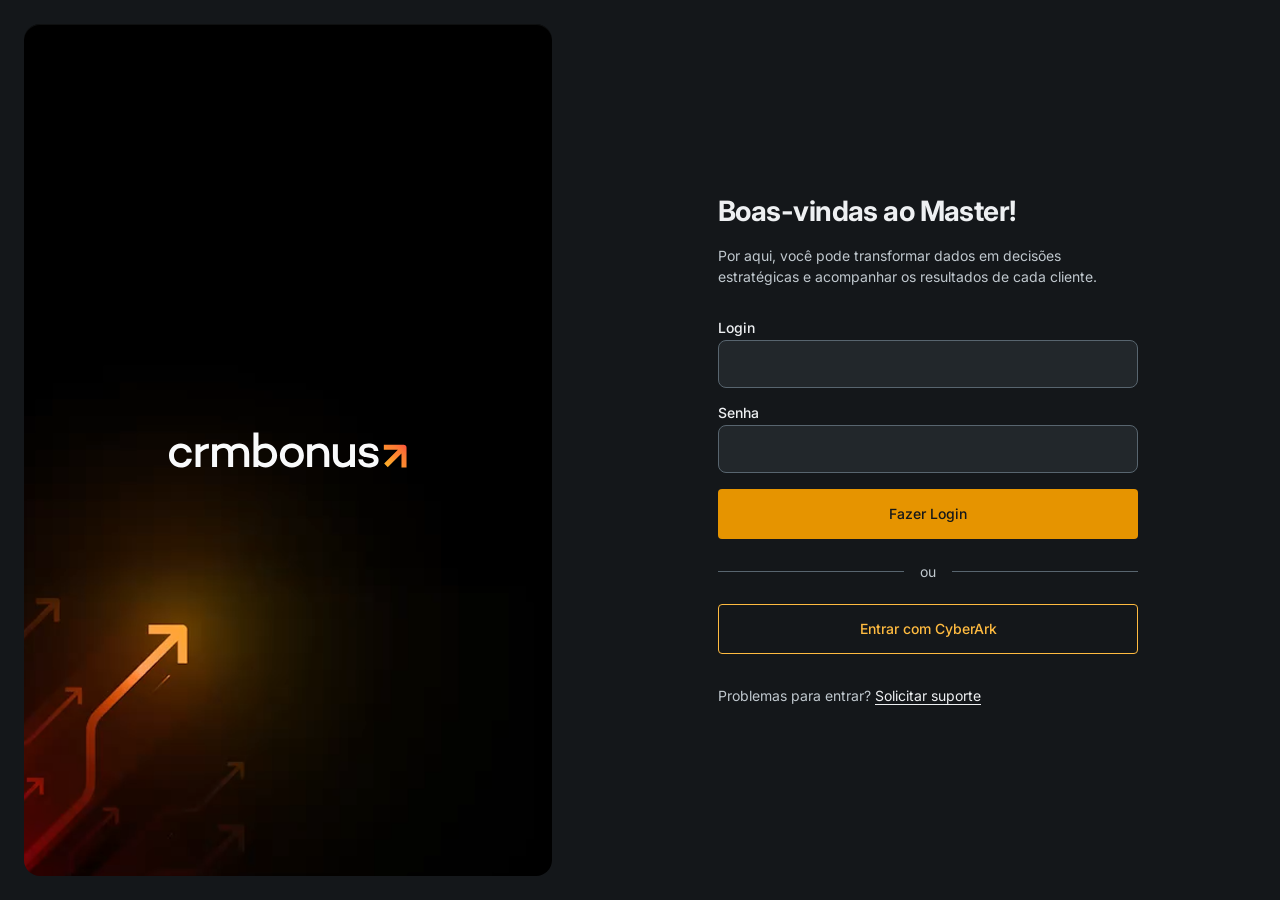
<file: index.html>
<!DOCTYPE html>
<html lang="pt-BR">
  <head>
    <meta charset="utf-8" />
    <meta name="viewport" content="width=device-width, initial-scale=1" />
    <title>Login — Master</title>
    <link rel="preconnect" href="https://fonts.googleapis.com" />
    <link rel="preconnect" href="https://fonts.gstatic.com" crossorigin />
    <link
      href="https://fonts.googleapis.com/css2?family=Inter:wght@400;500;600;700&display=swap"
      rel="stylesheet"
    />
    <link rel="stylesheet" href="ds/css/design-tokens.css" />
    <link rel="stylesheet" href="ds/css/theme.css" />
    <link rel="stylesheet" href="ds/css/core-components.css" />
    <link rel="stylesheet" href="ds/css/components.css" />
    <link rel="stylesheet" href="css/login.css" />
  </head>
  <body class="login-page">
    <div class="login">
      <aside class="login__brand" aria-label="Marca">
        <div class="login__brand-card">
          <img
            class="login__brand-logo-img"
            src="assets/CRMBonus%20Logotipo.svg"
            alt="CRMBonus"
          />
        </div>
      </aside>

      <main class="login__main">
        <div class="login__shell">
          <header class="login__header">
            <h1 class="login__title">Boas-vindas ao Master!</h1>
            <p class="login__subtitle">
              Por aqui, você pode transformar dados em decisões estratégicas e acompanhar os resultados de
              cada cliente.
            </p>
          </header>

          <form class="login__form" action="home.html" method="get">
            <div class="login__field">
              <label class="login__label" for="login">Login</label>
              <input
                id="login"
                name="login"
                type="text"
                class="cc-input login__input"
                autocomplete="username"
              />
            </div>

            <div class="login__field">
              <label class="login__label" for="password">Senha</label>
              <input
                id="password"
                name="password"
                type="password"
                class="cc-input login__input"
                autocomplete="current-password"
              />
            </div>

            <button type="submit" class="btn btn--primary btn--solid btn--md login__btn-block">
              Fazer Login
            </button>

            <div class="login__divider" role="separator">
              <span>ou</span>
            </div>

            <button type="button" class="btn btn--primary btn--outline btn--md login__btn-block">
              Entrar com CyberArk
            </button>
          </form>

          <p class="login__help">
            Problemas para entrar?
            <a class="login__help-link" href="#">Solicitar suporte</a>
          </p>
        </div>
      </main>
    </div>
  </body>
</html>
</file>
<file: ds/css/design-tokens.css>
/**
 * Design tokens — CRM / carumds
 *
 * PRIMITIVOS NUMÉRICOS (FOUNDATIONS — export MCP em 2026):
 *   https://www.figma.com/design/VYV44XEQJ3vVgfA4QidiU4/Base-Tokens
 *   fileKey: VYV44XEQJ3vVgfA4QidiU4  ·  coleção: FOUNDATIONS  ·  modo: Tokens
 *   (63 variáveis FLOAT: spacing, size, radii, border-width, opacity)
 *
 * CORES (fonte canónica no Figma — variáveis de cor locais neste ficheiro):
 *   https://www.figma.com/design/U8QdaJfkk1VaeCNuvylgz9/Color-Tokens
 *   fileKey: U8QdaJfkk1VaeCNuvylgz9
 *   Os hex abaixo foram alinhados ao Core-Components; para sincronizar 1:1 com
 *   o painel Variables do Color-Tokens, usa export do Figma ou MCP quando o
 *   limite de chamadas do plano o permitir (Starter tem quota baixa de leitura).
 *
 * CONSUMO UI: Core-Components (uNFZLPczZwz7co8eiuxScK)
 *
 * MAPEAMENTO FIGMA → CSS:
 *   crm/spacing/xs → --crm-spacing-xs
 *   (barra `/` → hífen `-`)
 *
 * OPACIDADE: valores 0–100 (Figma). Em CSS usar p.ex. opacity: calc(var(--crm-opacity-sm) / 100)
 */

:root {
  /* ------------------------------------------------------------------------ */
  /* Cor — semântica (alvo: Color-Tokens U8QdaJf… — valores vê Core-Components) */
  /* ------------------------------------------------------------------------ */

  --crm-bg-regular-surface-base-enabled: #14171a;
  --crm-bg-regular-surface-lower-enabled: #22272b;
  --crm-fg-on-surface-neutral-moderate: #c0c8ce;
  --crm-fg-on-surface-neutral-inverse: #14171a;
  --crm-fg-on-surface-neutral-strong: #eef0f2;

  --crm-border-color-default: #58656f;

  --crm-bg-regular-primary-enabled: #e69400;
  --crm-bg-regular-primary-hovered: #ffaa11;
  --crm-bg-regular-primary-pressed: #ffa503;
  --crm-fg-on-surface-primary-default: #ffbb40;
  --crm-bg-transparent-primary-hovered: #c37e004d;
  --crm-bg-transparent-primary-pressed: #cf85004d;

  --crm-bg-regular-surface-inverse-enabled: #eef0f2;
  --crm-bg-regular-surface-inverse-hovered: #c5ccd3;
  --crm-bg-regular-surface-inverse-pressed: #d3d8dd;
  --crm-bg-transparent-surface-inverse-hovered: #c6c8ca80;
  --crm-bg-transparent-surface-inverse-pressed: #d3d8dd80;

  --crm-bg-regular-critical-enabled: #b31f1f;
  --crm-bg-regular-critical-hovered: #981a1a;
  --crm-bg-regular-critical-pressed: #a11c1c;
  --crm-fg-on-surface-critical-default: #e98080;
  --crm-fg-on-surface-critical-inverse: #b31f1f;
  --crm-bg-transparent-critical-hovered: #981a1a4d;
  --crm-bg-transparent-critical-pressed: #a11c1c4d;
  --crm-bg-transparent-critical-enabled: #b31f1f33;

  --crm-fg-on-surface-informative-default: #80cde9;
  --crm-bg-transparent-informative-enabled: #1f8cb333;
  --crm-fg-on-surface-success-default: #ade187;
  --crm-bg-transparent-success-enabled: #52922433;

  --brand-colors-white: #ffffff;
  --brand-colors-gradient-1: #fda92b;
  --brand-colors-gradient-2: #fda92b;
  --brand-colors-gradient-3: #fd972d;
  --brand-colors-gradient-4: #fd8330;
  --brand-colors-gradient-5: #fc7e31;
  --brand-colors-gradient-6: #fc7035;
  --brand-colors-gradient-7: #fc5a3c;
  --brand-colors-gradient-8: #fc5140;

  /* ------------------------------------------------------------------------ */
  /* FOUNDATIONS — border-width (Base-Tokens VYV44…)                           */
  /* ------------------------------------------------------------------------ */

  --crm-border-width-hairline: 1px;
  --crm-border-width-slim: 2px;
  --crm-border-width-medium: 4px;
  --crm-border-width-heavy: 8px;

  /* ------------------------------------------------------------------------ */
  /* FOUNDATIONS — opacity (0–100)                                            */
  /* ------------------------------------------------------------------------ */

  --crm-opacity-transparent: 0;
  --crm-opacity-xs2: 10;
  --crm-opacity-xs: 20;
  --crm-opacity-sm: 30;
  --crm-opacity-md: 40;
  --crm-opacity-lg: 50;
  --crm-opacity-xl: 80;
  --crm-opacity-total: 100;
  --crm-opacity-state-disabled: 30; /* alias → crm/opacity/sm */
  --crm-opacity-state-read-only: 50; /* alias → crm/opacity/lg */

  /* Compat (opacity: calc(var(--crm-state-disabled) / 100)) — igual a opacity sm */
  --crm-state-disabled: 30;

  /* ------------------------------------------------------------------------ */
  /* FOUNDATIONS — radii (px)                                                   */
  /* ------------------------------------------------------------------------ */

  --crm-radii-none: 0px;
  --crm-radii-xs: 2px;
  --crm-radii-sm: 4px;
  --crm-radii-md: 8px;
  --crm-radii-lg: 12px;
  --crm-radii-xl: 16px;
  --crm-radii-g: 24px;
  --crm-radii-full: 999px;

  /* ------------------------------------------------------------------------ */
  /* FOUNDATIONS — spacing (px)                                               */
  /* ------------------------------------------------------------------------ */

  --crm-spacing-none: 0px;
  --crm-spacing-xs3: 2px;
  --crm-spacing-xs2: 4px;
  --crm-spacing-xs: 8px;
  --crm-spacing-sm: 12px;
  --crm-spacing-md: 16px;
  --crm-spacing-lg: 24px;
  --crm-spacing-xl: 32px;
  --crm-spacing-xl2: 40px;
  --crm-spacing-xl3: 48px;
  --crm-spacing-g: 56px;
  --crm-spacing-xg: 64px;
  --crm-spacing-xg2: 72px;
  --crm-spacing-xg3: 80px;
  --crm-spacing-negative-xs2: -2px;
  --crm-spacing-negative-xs: -4px;
  --crm-spacing-negative-sm: -8px;
  --crm-spacing-negative-md: -12px;
  --crm-spacing-negative-lg: -16px;
  --crm-spacing-negative-xl: -24px;

  /* ------------------------------------------------------------------------ */
  /* FOUNDATIONS — size (px)                                                  */
  /* ------------------------------------------------------------------------ */

  --crm-size-none: 0px;
  --crm-size-xs5: 2px;
  --crm-size-xs4: 4px;
  --crm-size-xs3: 8px;
  --crm-size-xs2: 12px;
  --crm-size-xs: 16px;
  --crm-size-sm: 20px;
  --crm-size-md: 24px;
  --crm-size-lg: 32px;
  --crm-size-xl: 40px;
  --crm-size-xl2: 48px;
  --crm-size-xl3: 56px;
  --crm-size-g: 64px;
  --crm-size-xg: 72px;
  --crm-size-xg2: 80px;
  --crm-size-xg3: 96px;

  --crm-size-icon-xs: 12px;
  --crm-size-icon-sm: 16px;
  --crm-size-icon-md: 24px;
  --crm-size-icon-lg: 32px;
  --crm-size-icon-xl: 40px;

  /* ------------------------------------------------------------------------ */
  /* Tipografia (não listada em FOUNDATIONS deste ficheiro — mantida do DS)    */
  /* ------------------------------------------------------------------------ */

  --crm-font-family-brand: "Inter", ui-sans-serif, system-ui, -apple-system, "Segoe UI", Roboto, Helvetica, Arial, sans-serif;
  --crm-font-size-sm: 14px;
  --crm-line-height-sm: 20px;
  --crm-font-weight-regular: 400;
  --crm-font-weight-medium: 500;
  --crm-font-weight-bold: 700;
  --crm-letter-spacing-default: 0;

  /* ------------------------------------------------------------------------ */
  /* Aliases de produto                                                         */
  /* ------------------------------------------------------------------------ */

  --color-canvas: var(--crm-bg-regular-surface-base-enabled);
  --transition-interaction: color 0.15s ease, background-color 0.15s ease, border-color 0.15s ease, opacity 0.15s ease;
}
</file>
<file: ds/css/theme.css>
/**
 * Tema claro — sobrescreve tokens semânticos (design-tokens.css).
 * Ativar com <html data-theme="light">.
 */

[data-theme="light"] {
  --crm-bg-regular-surface-base-enabled: #eceff1;
  --crm-bg-regular-surface-lower-enabled: #ffffff;
  --crm-fg-on-surface-neutral-moderate: #5c656d;
  --crm-fg-on-surface-neutral-inverse: #ffffff;
  --crm-fg-on-surface-neutral-strong: #1c2127;
  --crm-border-color-default: #c5ccd3;

  --crm-bg-regular-primary-enabled: #e69400;
  --crm-bg-regular-primary-hovered: #d88700;
  --crm-bg-regular-primary-pressed: #c77a00;
  --crm-fg-on-surface-primary-default: #8a5000;
  --crm-bg-transparent-primary-hovered: #e6940026;
  --crm-bg-transparent-primary-pressed: #e6940033;

  --crm-bg-regular-surface-inverse-enabled: #2d3339;
  --crm-bg-regular-surface-inverse-hovered: #3d444c;
  --crm-bg-regular-surface-inverse-pressed: #4a525c;
  --crm-bg-transparent-surface-inverse-hovered: #2d333926;
  --crm-bg-transparent-surface-inverse-pressed: #2d333933;

  --crm-bg-regular-critical-enabled: #c62828;
  --crm-bg-regular-critical-hovered: #b71c1c;
  --crm-bg-regular-critical-pressed: #a31515;
  --crm-fg-on-surface-critical-default: #c62828;
  --crm-fg-on-surface-critical-inverse: #ffffff;
  --crm-bg-transparent-critical-hovered: #c6282826;
  --crm-bg-transparent-critical-pressed: #c6282833;
  --crm-bg-transparent-critical-enabled: #c628281a;

  --crm-fg-on-surface-informative-default: #0277bd;
  --crm-bg-transparent-informative-enabled: #0277bd1a;
  --crm-fg-on-surface-success-default: #2e7d32;
  --crm-bg-transparent-success-enabled: #2e7d321a;

  --color-canvas: var(--crm-bg-regular-surface-base-enabled);
}

/* Shell MD: elevação mais suave em superfícies claras */
[data-theme="light"] {
  --md-elevation-1: 0 1px 2px rgba(60, 64, 67, 0.12), 0 1px 3px 1px rgba(60, 64, 67, 0.08);
  --md-elevation-2: 0 1px 3px rgba(60, 64, 67, 0.14), 0 4px 8px 3px rgba(60, 64, 67, 0.08);
  --md-elevation-3: 0 4px 8px 3px rgba(60, 64, 67, 0.12), 0 1px 3px rgba(60, 64, 67, 0.1);
}

[data-theme="light"] .md-scrim {
  background: rgba(0, 0, 0, 0.32);
}
</file>
<file: ds/css/core-components.css>
/**
 * Core Components — botão texto (Fill / Outline / Ghost × Brand / Neutral / Danger)
 * Ficheiro: Core-Components (uNFZLPczZwz7co8eiuxScK), component set "Button" (28:57508)
 * Tamanhos alinhados ao Figma: Extra Small = 32px, Small = 40px, Medium = 48px altura.
 * Importar depois de design-tokens.css
 */

/* -------------------------------------------------------------------------- */
/* Base                                                                      */
/* -------------------------------------------------------------------------- */

.btn {
  box-sizing: border-box;
  display: inline-flex;
  align-items: center;
  justify-content: center;
  gap: var(--crm-spacing-xs);
  margin: 0;
  font-family: var(--crm-font-family-brand);
  font-weight: var(--crm-font-weight-medium);
  font-size: var(--crm-font-size-sm);
  line-height: var(--crm-line-height-sm);
  letter-spacing: var(--crm-letter-spacing-default);
  text-decoration: none;
  white-space: nowrap;
  cursor: pointer;
  user-select: none;
  border-style: solid;
  border-width: var(--crm-border-width-hairline);
  border-radius: var(--crm-radii-sm);
  transition: var(--transition-interaction);
}

.btn:focus {
  outline: none;
}

.btn:focus-visible {
  outline: 2px solid currentColor;
  outline-offset: 2px;
}

.btn:disabled,
.btn[aria-disabled="true"] {
  cursor: not-allowed;
  opacity: calc(var(--crm-state-disabled) / 100);
}

/* -------------------------------------------------------------------------- */
/* Tamanhos (Medium / Small / Extra Small)                                     */
/* -------------------------------------------------------------------------- */

.btn--md {
  min-height: var(--crm-size-xl2);
  padding: calc((var(--crm-size-xl2) - var(--crm-line-height-sm)) / 2) var(--crm-spacing-md);
}

.btn--sm {
  min-height: var(--crm-size-xl);
  padding: calc((var(--crm-size-xl) - var(--crm-line-height-sm)) / 2) var(--crm-spacing-md);
}

.btn--xs {
  min-height: var(--crm-size-lg);
  padding: calc((var(--crm-size-lg) - var(--crm-line-height-sm)) / 2) var(--crm-spacing-md);
}

.btn--icon.btn--md {
  width: var(--crm-size-xl2);
  min-width: var(--crm-size-xl2);
  padding: 0;
}

.btn--icon.btn--sm {
  width: var(--crm-size-xl);
  min-width: var(--crm-size-xl);
  padding: 0;
}

.btn--icon.btn--xs {
  width: var(--crm-size-lg);
  min-width: var(--crm-size-lg);
  padding: 0;
}

.btn__icon {
  flex-shrink: 0;
  width: var(--crm-size-icon-sm);
  height: var(--crm-size-icon-sm);
}

/* -------------------------------------------------------------------------- */
/* Brand — Fill (solid)                                                       */
/* -------------------------------------------------------------------------- */

.btn--primary.btn--solid {
  background-color: var(--crm-bg-regular-primary-enabled);
  color: var(--crm-fg-on-surface-neutral-inverse);
  border-color: transparent;
}

.btn--primary.btn--solid:hover:not(:disabled):not([aria-disabled="true"]) {
  background-color: var(--crm-bg-regular-primary-hovered);
}

.btn--primary.btn--solid:active:not(:disabled):not([aria-disabled="true"]) {
  background-color: var(--crm-bg-regular-primary-pressed);
}

/* -------------------------------------------------------------------------- */
/* Brand — Outline                                                           */
/* -------------------------------------------------------------------------- */

.btn--primary.btn--outline {
  background-color: transparent;
  color: var(--crm-fg-on-surface-primary-default);
  border-color: var(--crm-fg-on-surface-primary-default);
}

.btn--primary.btn--outline:hover:not(:disabled):not([aria-disabled="true"]) {
  background-color: var(--crm-bg-regular-primary-hovered);
  color: var(--crm-fg-on-surface-neutral-inverse);
  border-color: var(--crm-fg-on-surface-primary-default);
}

.btn--primary.btn--outline:active:not(:disabled):not([aria-disabled="true"]) {
  background-color: var(--crm-bg-regular-primary-pressed);
  color: var(--crm-fg-on-surface-neutral-inverse);
  border-color: var(--crm-fg-on-surface-primary-default);
}

/* -------------------------------------------------------------------------- */
/* Brand — Ghost                                                              */
/* -------------------------------------------------------------------------- */

.btn--primary.btn--ghost {
  background-color: transparent;
  color: var(--crm-fg-on-surface-primary-default);
  border-color: transparent;
}

.btn--primary.btn--ghost:hover:not(:disabled):not([aria-disabled="true"]) {
  background-color: var(--crm-bg-transparent-primary-hovered);
}

.btn--primary.btn--ghost:active:not(:disabled):not([aria-disabled="true"]) {
  background-color: var(--crm-bg-transparent-primary-pressed);
}

/* -------------------------------------------------------------------------- */
/* Neutral — Fill                                                            */
/* -------------------------------------------------------------------------- */

.btn--neutral.btn--solid {
  background-color: var(--crm-bg-regular-surface-inverse-enabled);
  color: var(--crm-fg-on-surface-neutral-inverse);
  border-color: transparent;
}

.btn--neutral.btn--solid:hover:not(:disabled):not([aria-disabled="true"]) {
  background-color: var(--crm-bg-regular-surface-inverse-hovered);
}

.btn--neutral.btn--solid:active:not(:disabled):not([aria-disabled="true"]) {
  background-color: var(--crm-bg-regular-surface-inverse-pressed);
}

/* -------------------------------------------------------------------------- */
/* Neutral — Outline                                                         */
/* -------------------------------------------------------------------------- */

.btn--neutral.btn--outline {
  background-color: transparent;
  color: var(--crm-fg-on-surface-neutral-strong);
  border-color: var(--crm-fg-on-surface-neutral-strong);
}

.btn--neutral.btn--outline:hover:not(:disabled):not([aria-disabled="true"]) {
  background-color: var(--crm-bg-regular-surface-inverse-hovered);
  color: var(--crm-fg-on-surface-neutral-inverse);
  border-color: var(--crm-fg-on-surface-neutral-strong);
}

.btn--neutral.btn--outline:active:not(:disabled):not([aria-disabled="true"]) {
  background-color: var(--crm-bg-regular-surface-inverse-pressed);
  color: var(--crm-fg-on-surface-neutral-inverse);
  border-color: var(--crm-fg-on-surface-neutral-strong);
}

/* -------------------------------------------------------------------------- */
/* Neutral — Ghost                                                            */
/* -------------------------------------------------------------------------- */

.btn--neutral.btn--ghost {
  background-color: transparent;
  color: var(--crm-fg-on-surface-neutral-strong);
  border-color: transparent;
}

.btn--neutral.btn--ghost:hover:not(:disabled):not([aria-disabled="true"]) {
  background-color: var(--crm-bg-transparent-surface-inverse-hovered);
}

.btn--neutral.btn--ghost:active:not(:disabled):not([aria-disabled="true"]) {
  background-color: var(--crm-bg-transparent-surface-inverse-pressed);
}

/* -------------------------------------------------------------------------- */
/* Danger — Fill                                                              */
/* -------------------------------------------------------------------------- */

.btn--danger.btn--solid {
  background-color: var(--crm-bg-regular-critical-enabled);
  color: var(--crm-fg-on-surface-neutral-strong);
  border-color: transparent;
}

.btn--danger.btn--solid:hover:not(:disabled):not([aria-disabled="true"]) {
  background-color: var(--crm-bg-regular-critical-hovered);
}

.btn--danger.btn--solid:active:not(:disabled):not([aria-disabled="true"]) {
  background-color: var(--crm-bg-regular-critical-pressed);
}

/* -------------------------------------------------------------------------- */
/* Danger — Outline                                                           */
/* -------------------------------------------------------------------------- */

.btn--danger.btn--outline {
  background-color: transparent;
  color: var(--crm-fg-on-surface-critical-default);
  border-color: var(--crm-fg-on-surface-critical-default);
}

.btn--danger.btn--outline:hover:not(:disabled):not([aria-disabled="true"]) {
  background-color: var(--crm-bg-regular-critical-hovered);
  color: var(--crm-fg-on-surface-neutral-strong);
  border-color: var(--crm-bg-regular-critical-enabled);
}

.btn--danger.btn--outline:active:not(:disabled):not([aria-disabled="true"]) {
  background-color: var(--crm-bg-regular-critical-pressed);
  color: var(--crm-fg-on-surface-neutral-strong);
  border-color: var(--crm-bg-regular-critical-enabled);
}

/* -------------------------------------------------------------------------- */
/* Danger — Ghost                                                             */
/* -------------------------------------------------------------------------- */

.btn--danger.btn--ghost {
  background-color: transparent;
  color: var(--crm-fg-on-surface-critical-default);
  border-color: transparent;
}

.btn--danger.btn--ghost:hover:not(:disabled):not([aria-disabled="true"]) {
  background-color: var(--crm-bg-transparent-critical-hovered);
}

.btn--danger.btn--ghost:active:not(:disabled):not([aria-disabled="true"]) {
  background-color: var(--crm-bg-transparent-critical-pressed);
}

/* -------------------------------------------------------------------------- */
/* Preview                                                                   */
/* -------------------------------------------------------------------------- */

.ds-preview {
  background-color: var(--crm-bg-regular-surface-base-enabled);
  color: var(--crm-fg-on-surface-neutral-moderate);
  min-height: 100vh;
  padding: var(--crm-spacing-md);
  font-family: var(--crm-font-family-brand);
}
</file>
<file: css/login.css>
/**
 * Login — Painel Admin Master (Figma node 5031:94798)
 * Tema escuro (tokens :root em design-tokens.css). Componentes: .btn, .cc-input.
 */

.login-page {
  margin: 0;
  min-height: 100vh;
  background: var(--crm-bg-regular-surface-base-enabled);
  color: var(--crm-fg-on-surface-neutral-strong);
}

.login {
  display: grid;
  grid-template-columns: minmax(0, 0.45fr) minmax(0, 0.55fr);
  min-height: 100vh;
  align-items: stretch;
}

/* Coluna esquerda — marca */
.login__brand {
  display: flex;
  align-items: stretch;
  padding: var(--crm-spacing-lg);
  box-sizing: border-box;
}

.login__brand-card {
  position: relative;
  flex: 1;
  display: flex;
  align-items: center;
  justify-content: center;
  border-radius: var(--crm-radii-xl);
  overflow: hidden;
  box-shadow: inset 0 1px 0 color-mix(in srgb, var(--crm-fg-on-surface-neutral-strong) 6%, transparent);
  background-color: var(--crm-bg-regular-surface-lower-enabled);
  background-image: url("../assets/Bannerlogin.png");
  background-size: cover;
  background-position: center;
  background-repeat: no-repeat;
}

.login__brand-logo-img {
  position: relative;
  z-index: 1;
  display: block;
  width: auto;
  max-width: min(280px, 82%);
  height: auto;
}

/* Coluna direita — formulário */
.login__main {
  display: flex;
  align-items: center;
  justify-content: center;
  padding: var(--crm-spacing-xl2) var(--crm-spacing-xl);
  box-sizing: border-box;
}

.login__shell {
  width: 100%;
  max-width: 420px;
}

.login__header {
  margin-bottom: var(--crm-spacing-xl);
}

.login__title {
  margin: 0 0 var(--crm-spacing-md);
  font-family: var(--crm-font-family-brand);
  font-weight: var(--crm-font-weight-bold);
  font-size: clamp(1.5rem, 2.5vw, 1.75rem);
  line-height: 1.25;
  letter-spacing: -0.02em;
  color: var(--crm-fg-on-surface-neutral-strong);
}

.login__subtitle {
  margin: 0;
  font-family: var(--crm-font-family-brand);
  font-size: var(--crm-font-size-sm);
  line-height: 1.5;
  font-weight: var(--crm-font-weight-regular);
  color: var(--crm-fg-on-surface-neutral-moderate);
  max-width: 52ch;
}

.login__form {
  display: flex;
  flex-direction: column;
  gap: var(--crm-spacing-md);
}

.login__field {
  display: flex;
  flex-direction: column;
  gap: var(--crm-spacing-xs2);
}

.login__label {
  font-family: var(--crm-font-family-brand);
  font-size: var(--crm-font-size-sm);
  font-weight: var(--crm-font-weight-medium);
  color: var(--crm-fg-on-surface-neutral-strong);
}

.login .login__input.cc-input {
  max-width: none;
  width: 100%;
  box-sizing: border-box;
  min-height: 48px;
  border-radius: var(--crm-radii-md);
  background: var(--crm-bg-regular-surface-lower-enabled);
  border: var(--crm-border-width-hairline) solid var(--crm-border-color-default);
  color: var(--crm-fg-on-surface-neutral-strong);
}

.login .cc-input:focus {
  outline: 2px solid var(--crm-fg-on-surface-primary-default);
  outline-offset: 0;
}

.login__btn-block {
  width: 100%;
}

.login__divider {
  display: flex;
  align-items: center;
  gap: var(--crm-spacing-md);
  margin: var(--crm-spacing-xs) 0;
  font-family: var(--crm-font-family-brand);
  font-size: var(--crm-font-size-sm);
  color: var(--crm-fg-on-surface-neutral-moderate);
}

.login__divider::before,
.login__divider::after {
  content: "";
  flex: 1;
  height: var(--crm-border-width-hairline);
  background: var(--crm-border-color-default);
}

.login__divider span {
  flex-shrink: 0;
}

.login__help {
  margin: var(--crm-spacing-xl) 0 0;
  font-family: var(--crm-font-family-brand);
  font-size: var(--crm-font-size-sm);
  line-height: var(--crm-line-height-sm);
  color: var(--crm-fg-on-surface-neutral-moderate);
}

.login__help-link {
  color: var(--crm-fg-on-surface-neutral-strong);
  text-decoration: underline;
  text-underline-offset: 3px;
}

.login__help-link:hover {
  color: var(--crm-fg-on-surface-primary-default);
}

@media (max-width: 960px) {
  .login {
    grid-template-columns: 1fr;
  }

  .login__brand {
    min-height: 220px;
    padding: var(--crm-spacing-md);
  }

  .login__brand-card {
    min-height: 180px;
  }

  .login__main {
    padding: var(--crm-spacing-lg) var(--crm-spacing-md) var(--crm-spacing-xl2);
    align-items: flex-start;
  }
}

@media (max-width: 480px) {
  .login__title {
    font-size: 1.375rem;
  }
}
</file>
<file: ds/css/components.css>
/**
 * Core Components — restantes peças do DS (prefixo .cc-)
 * Alinhado aos tokens CRM; variantes simplificadas para HTML nativo.
 */

/* -------------------------------------------------------------------------- */
/* Layout showcase                                                           */
/* -------------------------------------------------------------------------- */

.cc-showcase-layout {
  display: grid;
  grid-template-columns: minmax(200px, 260px) 1fr;
  gap: var(--crm-spacing-md);
  align-items: start;
  max-width: 1400px;
  margin: 0 auto;
  padding: var(--crm-spacing-md);
}

.cc-nav {
  position: sticky;
  top: var(--crm-spacing-md);
  font-family: var(--crm-font-family-brand);
  font-size: 12px;
  max-height: calc(100vh - 32px);
  overflow: auto;
  padding: var(--crm-spacing-xs);
  border: var(--crm-border-width-hairline) solid var(--crm-border-color-default);
  border-radius: var(--crm-radii-md);
  background: var(--crm-bg-regular-surface-lower-enabled);
}

.cc-nav a {
  display: block;
  padding: 6px 8px;
  color: var(--crm-fg-on-surface-neutral-moderate);
  text-decoration: none;
  border-radius: var(--crm-radii-sm);
}

.cc-nav a:hover {
  color: var(--crm-fg-on-surface-neutral-strong);
  background: color-mix(in srgb, var(--crm-fg-on-surface-neutral-strong) 8%, transparent);
}

.cc-nav__group {
  font-weight: var(--crm-font-weight-bold);
  color: var(--crm-fg-on-surface-neutral-strong);
  padding: 8px 8px 4px;
  margin-top: var(--crm-spacing-xs);
}

.cc-nav__group:first-child {
  margin-top: 0;
}

.cc-section-title {
  font-family: var(--crm-font-family-brand);
  font-weight: var(--crm-font-weight-bold);
  font-size: 18px;
  color: var(--crm-fg-on-surface-neutral-strong);
  margin: 0 0 var(--crm-spacing-md);
  padding-bottom: var(--crm-spacing-xs);
  border-bottom: 1px solid var(--crm-border-color-default);
}

.cc-demo {
  margin-bottom: var(--crm-spacing-md);
}

.cc-demo__label {
  font-size: 12px;
  color: var(--crm-fg-on-surface-neutral-moderate);
  margin-bottom: var(--crm-spacing-xs);
}

.cc-row {
  display: flex;
  flex-wrap: wrap;
  gap: var(--crm-spacing-xs);
  align-items: center;
}

/* -------------------------------------------------------------------------- */
/* Accordion                                                                  */
/* -------------------------------------------------------------------------- */

.cc-accordion {
  border: var(--crm-border-width-hairline) solid var(--crm-border-color-default);
  border-radius: var(--crm-radii-md);
  background: var(--crm-bg-regular-surface-lower-enabled);
  max-width: 480px;
}

.cc-accordion__trigger {
  list-style: none;
  cursor: pointer;
  padding: var(--crm-spacing-md);
  font-family: var(--crm-font-family-brand);
  font-weight: var(--crm-font-weight-medium);
  font-size: var(--crm-font-size-sm);
  color: var(--crm-fg-on-surface-neutral-strong);
}

.cc-accordion__trigger::-webkit-details-marker {
  display: none;
}

.cc-accordion__panel {
  padding: 0 var(--crm-spacing-md) var(--crm-spacing-md);
  font-size: var(--crm-font-size-sm);
  line-height: var(--crm-line-height-sm);
  color: var(--crm-fg-on-surface-neutral-moderate);
  border-top: var(--crm-border-width-hairline) solid var(--crm-border-color-default);
}

.cc-accordion + .cc-accordion {
  margin-top: var(--crm-spacing-xs);
}

/* -------------------------------------------------------------------------- */
/* Alert                                                                      */
/* -------------------------------------------------------------------------- */

.cc-alert {
  display: flex;
  gap: var(--crm-spacing-xs);
  align-items: flex-start;
  padding: var(--crm-spacing-md);
  border-radius: var(--crm-radii-md);
  border: var(--crm-border-width-hairline) solid var(--crm-border-color-default);
  max-width: 560px;
  font-family: var(--crm-font-family-brand);
  font-size: var(--crm-font-size-sm);
  line-height: var(--crm-line-height-sm);
}

.cc-alert__title {
  font-weight: var(--crm-font-weight-bold);
  margin: 0 0 4px;
}

.cc-alert__body {
  margin: 0;
  font-weight: var(--crm-font-weight-regular);
  opacity: 0.95;
}

.cc-alert--default {
  background: var(--crm-bg-regular-surface-lower-enabled);
  color: var(--crm-fg-on-surface-neutral-strong);
}

.cc-alert--informative {
  background: var(--crm-bg-transparent-informative-enabled);
  color: var(--crm-fg-on-surface-informative-default);
  border-color: color-mix(in srgb, var(--crm-fg-on-surface-informative-default) 35%, transparent);
}

.cc-alert--success {
  background: var(--crm-bg-transparent-success-enabled);
  color: var(--crm-fg-on-surface-success-default);
  border-color: color-mix(in srgb, var(--crm-fg-on-surface-success-default) 35%, transparent);
}

.cc-alert--critical {
  background: var(--crm-bg-transparent-critical-enabled);
  color: var(--crm-fg-on-surface-critical-default);
  border-color: color-mix(in srgb, var(--crm-fg-on-surface-critical-default) 35%, transparent);
}

/* -------------------------------------------------------------------------- */
/* Avatar                                                                     */
/* -------------------------------------------------------------------------- */

.cc-avatar {
  display: inline-flex;
  align-items: center;
  justify-content: center;
  border-radius: var(--crm-radii-full);
  background: var(--crm-border-color-default);
  color: var(--crm-fg-on-surface-neutral-strong);
  font-family: var(--crm-font-family-brand);
  font-weight: var(--crm-font-weight-medium);
  font-size: var(--crm-font-size-sm);
  overflow: hidden;
  flex-shrink: 0;
}

.cc-avatar--sm {
  width: var(--crm-size-sm);
  height: var(--crm-size-sm);
  font-size: 10px;
}

.cc-avatar--md {
  width: var(--crm-size-lg);
  height: var(--crm-size-lg);
  font-size: 12px;
}

.cc-avatar--lg {
  width: var(--crm-size-xl);
  height: var(--crm-size-xl);
  font-size: var(--crm-font-size-sm);
}

.cc-avatar img {
  width: 100%;
  height: 100%;
  object-fit: cover;
}

.cc-avatar-stack {
  display: flex;
}

.cc-avatar-stack .cc-avatar {
  margin-left: -8px;
  border: 2px solid var(--crm-bg-regular-surface-base-enabled);
}

.cc-avatar-stack .cc-avatar:first-child {
  margin-left: 0;
}

/* -------------------------------------------------------------------------- */
/* Badge                                                                      */
/* -------------------------------------------------------------------------- */

.cc-badge {
  display: inline-flex;
  align-items: center;
  justify-content: center;
  min-width: 20px;
  height: 20px;
  padding: 0 6px;
  border-radius: var(--crm-radii-full);
  font-family: var(--crm-font-family-brand);
  font-size: 11px;
  font-weight: var(--crm-font-weight-medium);
  line-height: 1;
  background: var(--crm-bg-regular-primary-enabled);
  color: var(--crm-fg-on-surface-neutral-inverse);
}

.cc-badge--neutral {
  background: var(--crm-bg-regular-surface-inverse-enabled);
  color: var(--crm-fg-on-surface-neutral-inverse);
}

.cc-badge--critical {
  background: var(--crm-bg-regular-critical-enabled);
  color: var(--crm-fg-on-surface-neutral-strong);
}

/* -------------------------------------------------------------------------- */
/* Breadcrumb                                                                 */
/* -------------------------------------------------------------------------- */

.cc-breadcrumb {
  font-family: var(--crm-font-family-brand);
  font-size: var(--crm-font-size-sm);
  color: var(--crm-fg-on-surface-neutral-moderate);
}

.cc-breadcrumb ol {
  display: flex;
  flex-wrap: wrap;
  gap: var(--crm-spacing-xs);
  list-style: none;
  margin: 0;
  padding: 0;
  align-items: center;
}

.cc-breadcrumb li:not(:last-child)::after {
  content: "/";
  margin-left: var(--crm-spacing-xs);
  opacity: 0.5;
}

.cc-breadcrumb a {
  color: var(--crm-fg-on-surface-primary-default);
  text-decoration: none;
}

.cc-breadcrumb a:hover {
  text-decoration: underline;
}

/* -------------------------------------------------------------------------- */
/* Checkbox & Radio                                                           */
/* -------------------------------------------------------------------------- */

.cc-check,
.cc-radio {
  display: inline-flex;
  align-items: center;
  gap: var(--crm-spacing-xs);
  font-family: var(--crm-font-family-brand);
  font-size: var(--crm-font-size-sm);
  color: var(--crm-fg-on-surface-neutral-strong);
  cursor: pointer;
}

.cc-check input,
.cc-radio input {
  width: 16px;
  height: 16px;
  accent-color: var(--crm-bg-regular-primary-enabled);
  cursor: pointer;
}

.cc-fieldset {
  border: var(--crm-border-width-hairline) solid var(--crm-border-color-default);
  border-radius: var(--crm-radii-md);
  padding: var(--crm-spacing-md);
  font-family: var(--crm-font-family-brand);
}

.cc-fieldset legend {
  padding: 0 6px;
  font-size: var(--crm-font-size-sm);
  font-weight: var(--crm-font-weight-medium);
  color: var(--crm-fg-on-surface-neutral-strong);
}

.cc-fieldset__group {
  display: flex;
  flex-direction: column;
  gap: var(--crm-spacing-xs);
  margin-top: var(--crm-spacing-xs);
}

/* -------------------------------------------------------------------------- */
/* Coach mark                                                                 */
/* -------------------------------------------------------------------------- */

.cc-coach {
  position: relative;
  display: inline-block;
  max-width: 280px;
  padding: var(--crm-spacing-md);
  border-radius: var(--crm-radii-md);
  background: var(--crm-bg-regular-surface-inverse-enabled);
  color: var(--crm-fg-on-surface-neutral-inverse);
  font-family: var(--crm-font-family-brand);
  font-size: var(--crm-font-size-sm);
  box-shadow: 0 8px 24px rgba(0, 0, 0, 0.35);
}

.cc-coach::after {
  content: "";
  position: absolute;
  bottom: -6px;
  left: 24px;
  border: 6px solid transparent;
  border-top-color: var(--crm-bg-regular-surface-inverse-enabled);
}

/* -------------------------------------------------------------------------- */
/* Date input + mini calendar (visual)                                        */
/* -------------------------------------------------------------------------- */

.cc-date-field {
  display: inline-flex;
  align-items: center;
  gap: var(--crm-spacing-xs);
  padding: 10px var(--crm-spacing-md);
  min-height: var(--crm-size-xl);
  border: var(--crm-border-width-hairline) solid var(--crm-border-color-default);
  border-radius: var(--crm-radii-sm);
  background: var(--crm-bg-regular-surface-lower-enabled);
  color: var(--crm-fg-on-surface-neutral-strong);
  font-family: var(--crm-font-family-brand);
  font-size: var(--crm-font-size-sm);
}

.cc-calendar {
  display: grid;
  grid-template-columns: repeat(7, 32px);
  gap: 4px;
  padding: var(--crm-spacing-md);
  border-radius: var(--crm-radii-md);
  border: var(--crm-border-width-hairline) solid var(--crm-border-color-default);
  background: var(--crm-bg-regular-surface-lower-enabled);
  max-width: fit-content;
  font-family: var(--crm-font-family-brand);
  font-size: 11px;
  color: var(--crm-fg-on-surface-neutral-moderate);
}

.cc-calendar span {
  text-align: center;
  padding: 4px 0;
}

.cc-calendar button {
  height: 28px;
  border: none;
  border-radius: var(--crm-radii-sm);
  background: transparent;
  color: var(--crm-fg-on-surface-neutral-strong);
  cursor: pointer;
  font: inherit;
}

.cc-calendar button:hover {
  background: var(--crm-bg-transparent-surface-inverse-hovered);
}

.cc-calendar button.is-active {
  background: var(--crm-bg-regular-primary-enabled);
  color: var(--crm-fg-on-surface-neutral-inverse);
}

/* -------------------------------------------------------------------------- */
/* Dialog                                                                     */
/* -------------------------------------------------------------------------- */

.cc-dialog::backdrop {
  background: rgba(0, 0, 0, 0.55);
}

.cc-dialog[open] {
  border: var(--crm-border-width-hairline) solid var(--crm-border-color-default);
  border-radius: var(--crm-radii-md);
  padding: var(--crm-spacing-md);
  background: var(--crm-bg-regular-surface-lower-enabled);
  color: var(--crm-fg-on-surface-neutral-strong);
  font-family: var(--crm-font-family-brand);
  max-width: 400px;
}

.cc-dialog h2 {
  margin: 0 0 var(--crm-spacing-xs);
  font-size: 16px;
}

.cc-dialog p {
  margin: 0 0 var(--crm-spacing-md);
  font-size: var(--crm-font-size-sm);
  color: var(--crm-fg-on-surface-neutral-moderate);
}

/* -------------------------------------------------------------------------- */
/* Drawer                                                                     */
/* -------------------------------------------------------------------------- */

.cc-drawer-demo {
  position: relative;
  height: 200px;
  border: var(--crm-border-width-hairline) dashed var(--crm-border-color-default);
  border-radius: var(--crm-radii-md);
  overflow: hidden;
  background: var(--crm-bg-regular-surface-base-enabled);
}

.cc-drawer {
  position: absolute;
  top: 0;
  right: 0;
  height: 100%;
  width: min(280px, 80%);
  background: var(--crm-bg-regular-surface-lower-enabled);
  border-left: var(--crm-border-width-hairline) solid var(--crm-border-color-default);
  padding: var(--crm-spacing-md);
  font-family: var(--crm-font-family-brand);
  font-size: var(--crm-font-size-sm);
  color: var(--crm-fg-on-surface-neutral-strong);
  transform: translateX(100%);
  transition: transform 0.2s ease;
}

.cc-drawer.is-open {
  transform: translateX(0);
}

/* -------------------------------------------------------------------------- */
/* Dropdown                                                                   */
/* -------------------------------------------------------------------------- */

.cc-dropdown {
  position: relative;
  display: inline-block;
  font-family: var(--crm-font-family-brand);
}

.cc-dropdown__menu {
  position: absolute;
  top: calc(100% + 4px);
  left: 0;
  min-width: 200px;
  padding: var(--crm-spacing-xs) 0;
  margin: 0;
  list-style: none;
  background: var(--crm-bg-regular-surface-lower-enabled);
  border: var(--crm-border-width-hairline) solid var(--crm-border-color-default);
  border-radius: var(--crm-radii-sm);
  box-shadow: 0 8px 24px rgba(0, 0, 0, 0.25);
  z-index: 2;
}

.cc-dropdown__menu[hidden] {
  display: none !important;
}

.cc-dropdown__menu button {
  display: block;
  width: 100%;
  text-align: left;
  padding: 8px var(--crm-spacing-md);
  border: none;
  background: none;
  color: var(--crm-fg-on-surface-neutral-strong);
  font: inherit;
  cursor: pointer;
}

.cc-dropdown__menu button:hover {
  background: var(--crm-bg-transparent-surface-inverse-hovered);
}

/* -------------------------------------------------------------------------- */
/* Empty state                                                                */
/* -------------------------------------------------------------------------- */

.cc-empty {
  text-align: center;
  padding: calc(var(--crm-spacing-md) * 2);
  max-width: 360px;
  font-family: var(--crm-font-family-brand);
}

.cc-empty__icon {
  width: 48px;
  height: 48px;
  margin: 0 auto var(--crm-spacing-md);
  border-radius: var(--crm-radii-md);
  background: var(--crm-bg-regular-surface-lower-enabled);
  border: var(--crm-border-width-hairline) solid var(--crm-border-color-default);
}

.cc-empty h3 {
  margin: 0 0 var(--crm-spacing-xs);
  font-size: 16px;
  color: var(--crm-fg-on-surface-neutral-strong);
}

.cc-empty p {
  margin: 0;
  font-size: var(--crm-font-size-sm);
  color: var(--crm-fg-on-surface-neutral-moderate);
}

/* -------------------------------------------------------------------------- */
/* File upload                                                                */
/* -------------------------------------------------------------------------- */

.cc-upload {
  display: flex;
  flex-direction: column;
  align-items: center;
  justify-content: center;
  gap: var(--crm-spacing-xs);
  padding: calc(var(--crm-spacing-md) * 2);
  max-width: 400px;
  border: 2px dashed var(--crm-border-color-default);
  border-radius: var(--crm-radii-md);
  background: color-mix(in srgb, var(--crm-bg-regular-surface-lower-enabled) 80%, transparent);
  font-family: var(--crm-font-family-brand);
  font-size: var(--crm-font-size-sm);
  color: var(--crm-fg-on-surface-neutral-moderate);
}

.cc-upload strong {
  color: var(--crm-fg-on-surface-neutral-strong);
}

/* -------------------------------------------------------------------------- */
/* Pagination                                                                 */
/* -------------------------------------------------------------------------- */

.cc-pagination {
  display: flex;
  align-items: center;
  gap: 4px;
  font-family: var(--crm-font-family-brand);
}

.cc-pagination a,
.cc-pagination span {
  display: inline-flex;
  min-width: 32px;
  height: 32px;
  align-items: center;
  justify-content: center;
  padding: 0 6px;
  border-radius: var(--crm-radii-sm);
  font-size: var(--crm-font-size-sm);
  text-decoration: none;
  color: var(--crm-fg-on-surface-neutral-strong);
  border: var(--crm-border-width-hairline) solid transparent;
}

.cc-pagination a:hover {
  background: var(--crm-bg-regular-surface-lower-enabled);
}

.cc-pagination .is-current {
  background: var(--crm-bg-regular-primary-enabled);
  color: var(--crm-fg-on-surface-neutral-inverse);
}

/* -------------------------------------------------------------------------- */
/* Popover                                                                    */
/* -------------------------------------------------------------------------- */

.cc-popover-wrap {
  position: relative;
  display: inline-block;
}

.cc-popover {
  position: absolute;
  bottom: calc(100% + 8px);
  left: 50%;
  transform: translateX(-50%);
  padding: var(--crm-spacing-xs) var(--crm-spacing-md);
  border-radius: var(--crm-radii-sm);
  background: var(--crm-bg-regular-surface-inverse-enabled);
  color: var(--crm-fg-on-surface-neutral-inverse);
  font-family: var(--crm-font-family-brand);
  font-size: 12px;
  white-space: nowrap;
  box-shadow: 0 4px 16px rgba(0, 0, 0, 0.3);
}

/* -------------------------------------------------------------------------- */
/* Progress                                                                   */
/* -------------------------------------------------------------------------- */

.cc-progress-bar {
  width: 100%;
  max-width: 320px;
  height: 8px;
  border-radius: var(--crm-radii-full);
  background: var(--crm-bg-regular-surface-lower-enabled);
  overflow: hidden;
}

.cc-progress-bar__fill {
  height: 100%;
  width: 45%;
  border-radius: var(--crm-radii-full);
  background: linear-gradient(90deg, var(--brand-colors-gradient-5), var(--brand-colors-gradient-3));
}

.cc-progress-status {
  display: flex;
  align-items: center;
  gap: var(--crm-spacing-xs);
  font-family: var(--crm-font-family-brand);
  font-size: var(--crm-font-size-sm);
  color: var(--crm-fg-on-surface-neutral-moderate);
}

.cc-progress-status__dot {
  width: 8px;
  height: 8px;
  border-radius: var(--crm-radii-full);
  background: var(--crm-bg-regular-primary-enabled);
}

/* -------------------------------------------------------------------------- */
/* Search                                                                     */
/* -------------------------------------------------------------------------- */

.cc-search {
  display: flex;
  align-items: center;
  gap: var(--crm-spacing-xs);
  max-width: 360px;
  padding: 0 var(--crm-spacing-md);
  min-height: var(--crm-size-xl);
  border: var(--crm-border-width-hairline) solid var(--crm-border-color-default);
  border-radius: var(--crm-radii-sm);
  background: var(--crm-bg-regular-surface-lower-enabled);
}

.cc-search input {
  flex: 1;
  border: none;
  background: transparent;
  color: var(--crm-fg-on-surface-neutral-strong);
  font: inherit;
  outline: none;
}

.cc-search input::placeholder {
  color: var(--crm-fg-on-surface-neutral-moderate);
}

/* -------------------------------------------------------------------------- */
/* Select                                                                     */
/* -------------------------------------------------------------------------- */

.cc-select {
  min-height: var(--crm-size-xl);
  padding: 0 var(--crm-spacing-md);
  border-radius: var(--crm-radii-sm);
  border: var(--crm-border-width-hairline) solid var(--crm-border-color-default);
  background: var(--crm-bg-regular-surface-lower-enabled);
  color: var(--crm-fg-on-surface-neutral-strong);
  font-family: var(--crm-font-family-brand);
  font-size: var(--crm-font-size-sm);
  min-width: 200px;
}

/* -------------------------------------------------------------------------- */
/* Sidebar                                                                    */
/* -------------------------------------------------------------------------- */

.cc-sidebar {
  display: flex;
  width: 100%;
  max-width: 560px;
  min-height: 220px;
  border: var(--crm-border-width-hairline) solid var(--crm-border-color-default);
  border-radius: var(--crm-radii-md);
  overflow: hidden;
  font-family: var(--crm-font-family-brand);
  font-size: var(--crm-font-size-sm);
}

.cc-sidebar__rail {
  width: 56px;
  background: var(--crm-bg-regular-surface-base-enabled);
  border-right: var(--crm-border-width-hairline) solid var(--crm-border-color-default);
}

.cc-sidebar__nav {
  flex: 1;
  padding: var(--crm-spacing-md);
  background: var(--crm-bg-regular-surface-lower-enabled);
}

.cc-sidebar__item {
  padding: 8px var(--crm-spacing-xs);
  border-radius: var(--crm-radii-sm);
  color: var(--crm-fg-on-surface-neutral-moderate);
  cursor: pointer;
}

.cc-sidebar__item:hover,
.cc-sidebar__item.is-active {
  background: var(--crm-bg-transparent-primary-hovered);
  color: var(--crm-fg-on-surface-primary-default);
}

/* -------------------------------------------------------------------------- */
/* Steps                                                                      */
/* -------------------------------------------------------------------------- */

.cc-steps {
  display: flex;
  gap: var(--crm-spacing-md);
  list-style: none;
  margin: 0;
  padding: 0;
  font-family: var(--crm-font-family-brand);
  font-size: var(--crm-font-size-sm);
  counter-reset: step;
}

.cc-steps li {
  display: flex;
  align-items: center;
  gap: var(--crm-spacing-xs);
  color: var(--crm-fg-on-surface-neutral-moderate);
}

.cc-steps li::before {
  counter-increment: step;
  content: counter(step);
  width: 24px;
  height: 24px;
  border-radius: var(--crm-radii-full);
  display: inline-flex;
  align-items: center;
  justify-content: center;
  font-size: 12px;
  font-weight: var(--crm-font-weight-medium);
  background: var(--crm-bg-regular-surface-lower-enabled);
  border: var(--crm-border-width-hairline) solid var(--crm-border-color-default);
}

.cc-steps li.is-done::before {
  background: var(--crm-bg-regular-primary-enabled);
  border-color: var(--crm-bg-regular-primary-enabled);
  color: var(--crm-fg-on-surface-neutral-inverse);
}

.cc-steps li.is-current {
  color: var(--crm-fg-on-surface-neutral-strong);
  font-weight: var(--crm-font-weight-medium);
}

/* -------------------------------------------------------------------------- */
/* Switch                                                                     */
/* -------------------------------------------------------------------------- */

.cc-switch {
  position: relative;
  display: inline-block;
  width: 44px;
  height: 24px;
  flex-shrink: 0;
}

.cc-switch input {
  opacity: 0;
  width: 0;
  height: 0;
}

.cc-switch__slider {
  position: absolute;
  cursor: pointer;
  inset: 0;
  background: var(--crm-border-color-default);
  border-radius: var(--crm-radii-full);
  transition: background 0.2s;
}

.cc-switch__slider::before {
  content: "";
  position: absolute;
  height: 18px;
  width: 18px;
  left: 3px;
  bottom: 3px;
  background: var(--crm-fg-on-surface-neutral-strong);
  border-radius: var(--crm-radii-full);
  transition: transform 0.2s;
}

.cc-switch input:checked + .cc-switch__slider {
  background: var(--crm-bg-regular-primary-enabled);
}

.cc-switch input:checked + .cc-switch__slider::before {
  transform: translateX(20px);
}

.cc-switch-row {
  display: flex;
  align-items: center;
  gap: var(--crm-spacing-xs);
  font-family: var(--crm-font-family-brand);
  font-size: var(--crm-font-size-sm);
  color: var(--crm-fg-on-surface-neutral-strong);
}

/* -------------------------------------------------------------------------- */
/* Table                                                                      */
/* -------------------------------------------------------------------------- */

.cc-table-wrap {
  overflow: auto;
  border: var(--crm-border-width-hairline) solid var(--crm-border-color-default);
  border-radius: var(--crm-radii-md);
  max-width: 720px;
}

.cc-table {
  width: 100%;
  border-collapse: collapse;
  font-family: var(--crm-font-family-brand);
  font-size: var(--crm-font-size-sm);
  color: var(--crm-fg-on-surface-neutral-strong);
}

.cc-table th,
.cc-table td {
  padding: 10px var(--crm-spacing-md);
  text-align: left;
  border-bottom: var(--crm-border-width-hairline) solid var(--crm-border-color-default);
}

.cc-table th {
  background: var(--crm-bg-regular-surface-lower-enabled);
  font-weight: var(--crm-font-weight-medium);
  color: var(--crm-fg-on-surface-neutral-moderate);
}

.cc-table tr:last-child td {
  border-bottom: none;
}

/* -------------------------------------------------------------------------- */
/* Tabs                                                                       */
/* -------------------------------------------------------------------------- */

.cc-tabs {
  font-family: var(--crm-font-family-brand);
}

.cc-tabs__list {
  display: flex;
  gap: var(--crm-spacing-xs);
  border-bottom: var(--crm-border-width-hairline) solid var(--crm-border-color-default);
  margin: 0 0 var(--crm-spacing-md);
  padding: 0;
  list-style: none;
}

.cc-tabs__tab {
  padding: 10px var(--crm-spacing-md);
  border: none;
  background: none;
  color: var(--crm-fg-on-surface-neutral-moderate);
  font: inherit;
  font-size: var(--crm-font-size-sm);
  cursor: pointer;
  border-bottom: 2px solid transparent;
  margin-bottom: -1px;
}

.cc-tabs__tab:hover {
  color: var(--crm-fg-on-surface-neutral-strong);
}

.cc-tabs__tab[aria-selected="true"] {
  color: var(--crm-fg-on-surface-primary-default);
  border-bottom-color: var(--crm-bg-regular-primary-enabled);
  font-weight: var(--crm-font-weight-medium);
}

.cc-tabs__panel {
  font-size: var(--crm-font-size-sm);
  color: var(--crm-fg-on-surface-neutral-moderate);
}

/* -------------------------------------------------------------------------- */
/* Tag                                                                        */
/* -------------------------------------------------------------------------- */

.cc-tag {
  display: inline-flex;
  align-items: center;
  gap: 4px;
  padding: 2px 8px;
  border-radius: var(--crm-radii-sm);
  font-family: var(--crm-font-family-brand);
  font-size: 12px;
  font-weight: var(--crm-font-weight-medium);
  background: var(--crm-bg-regular-surface-lower-enabled);
  border: var(--crm-border-width-hairline) solid var(--crm-border-color-default);
  color: var(--crm-fg-on-surface-neutral-strong);
}

.cc-tag--primary {
  background: var(--crm-bg-transparent-primary-hovered);
  border-color: var(--crm-fg-on-surface-primary-default);
  color: var(--crm-fg-on-surface-primary-default);
}

.cc-tag--critical {
  background: var(--crm-bg-transparent-critical-enabled);
  color: var(--crm-fg-on-surface-critical-default);
  border-color: color-mix(in srgb, var(--crm-fg-on-surface-critical-default) 40%, transparent);
}

/* -------------------------------------------------------------------------- */
/* Text input / textarea                                                      */
/* -------------------------------------------------------------------------- */

.cc-input,
.cc-textarea {
  width: 100%;
  max-width: 360px;
  padding: 10px var(--crm-spacing-md);
  border: var(--crm-border-width-hairline) solid var(--crm-border-color-default);
  border-radius: var(--crm-radii-sm);
  background: var(--crm-bg-regular-surface-lower-enabled);
  color: var(--crm-fg-on-surface-neutral-strong);
  font-family: var(--crm-font-family-brand);
  font-size: var(--crm-font-size-sm);
}

.cc-input:focus,
.cc-textarea:focus {
  outline: 2px solid var(--crm-fg-on-surface-primary-default);
  outline-offset: 0;
}

.cc-textarea {
  min-height: 96px;
  resize: vertical;
}

.cc-input:disabled,
.cc-textarea:disabled {
  opacity: calc(var(--crm-state-disabled) / 100);
}

/* -------------------------------------------------------------------------- */
/* Tooltip (CSS only)                                                         */
/* -------------------------------------------------------------------------- */

.cc-tooltip-host {
  position: relative;
  display: inline-block;
  border-bottom: 1px dotted var(--crm-fg-on-surface-neutral-moderate);
  cursor: help;
  color: var(--crm-fg-on-surface-neutral-strong);
  font-family: var(--crm-font-family-brand);
  font-size: var(--crm-font-size-sm);
}

.cc-tooltip-host::after {
  content: attr(data-tooltip);
  position: absolute;
  bottom: 100%;
  left: 50%;
  transform: translateX(-50%) translateY(-6px);
  padding: 6px 8px;
  border-radius: var(--crm-radii-sm);
  background: var(--crm-bg-regular-surface-inverse-enabled);
  color: var(--crm-fg-on-surface-neutral-inverse);
  font-size: 12px;
  white-space: nowrap;
  opacity: 0;
  pointer-events: none;
  transition: opacity 0.15s;
}

.cc-tooltip-host:hover::after {
  opacity: 1;
}

/* -------------------------------------------------------------------------- */
/* Topbar                                                                     */
/* -------------------------------------------------------------------------- */

.cc-topbar {
  display: flex;
  align-items: center;
  justify-content: space-between;
  gap: var(--crm-spacing-md);
  width: 100%;
  max-width: 720px;
  padding: var(--crm-spacing-xs) var(--crm-spacing-md);
  border: var(--crm-border-width-hairline) solid var(--crm-border-color-default);
  border-radius: var(--crm-radii-md);
  background: var(--crm-bg-regular-surface-lower-enabled);
  font-family: var(--crm-font-family-brand);
  font-size: var(--crm-font-size-sm);
  color: var(--crm-fg-on-surface-neutral-strong);
}

.cc-topbar__actions {
  display: flex;
  gap: var(--crm-spacing-xs);
  align-items: center;
}

/* -------------------------------------------------------------------------- */
/* Utilities                                                                  */
/* -------------------------------------------------------------------------- */

.cc-divider {
  border: none;
  border-top: var(--crm-border-width-hairline) solid var(--crm-border-color-default);
  margin: var(--crm-spacing-md) 0;
}

.cc-nav-dots {
  display: flex;
  gap: 6px;
}

.cc-nav-dots span {
  width: 8px;
  height: 8px;
  border-radius: var(--crm-radii-full);
  background: var(--crm-border-color-default);
}

.cc-nav-dots span.is-active {
  background: var(--crm-bg-regular-primary-enabled);
}

.cc-overlay-demo {
  position: relative;
  height: 120px;
  border-radius: var(--crm-radii-md);
  overflow: hidden;
  background: var(--crm-bg-regular-surface-lower-enabled);
}

.cc-overlay {
  position: absolute;
  inset: 0;
  background: rgba(10, 12, 14, 0.65);
  display: flex;
  align-items: center;
  justify-content: center;
  color: var(--crm-fg-on-surface-neutral-strong);
  font-family: var(--crm-font-family-brand);
  font-size: var(--crm-font-size-sm);
}

.cc-scroll {
  max-height: 120px;
  overflow: auto;
  padding: var(--crm-spacing-xs);
  border: var(--crm-border-width-hairline) solid var(--crm-border-color-default);
  border-radius: var(--crm-radii-sm);
  scrollbar-width: thin;
  scrollbar-color: var(--crm-border-color-default) var(--crm-bg-regular-surface-lower-enabled);
}

.cc-scroll::-webkit-scrollbar {
  width: 8px;
  height: 8px;
}

.cc-scroll::-webkit-scrollbar-thumb {
  background: var(--crm-border-color-default);
  border-radius: var(--crm-radii-full);
}

.cc-spinner {
  width: 32px;
  height: 32px;
  border: 3px solid var(--crm-border-color-default);
  border-top-color: var(--crm-bg-regular-primary-enabled);
  border-radius: var(--crm-radii-full);
  animation: cc-spin 0.8s linear infinite;
}

@keyframes cc-spin {
  to {
    transform: rotate(360deg);
  }
}

.cc-multi-item {
  display: flex;
  align-items: center;
  justify-content: space-between;
  gap: var(--crm-spacing-xs);
  padding: 6px var(--crm-spacing-xs);
  border-radius: var(--crm-radii-sm);
  background: var(--crm-bg-regular-surface-lower-enabled);
  border: var(--crm-border-width-hairline) solid var(--crm-border-color-default);
  font-family: var(--crm-font-family-brand);
  font-size: 12px;
  color: var(--crm-fg-on-surface-neutral-strong);
  max-width: 240px;
}

@media (max-width: 900px) {
  .cc-showcase-layout {
    grid-template-columns: 1fr;
  }

  .cc-nav {
    position: relative;
    max-height: none;
  }
}
</file>
